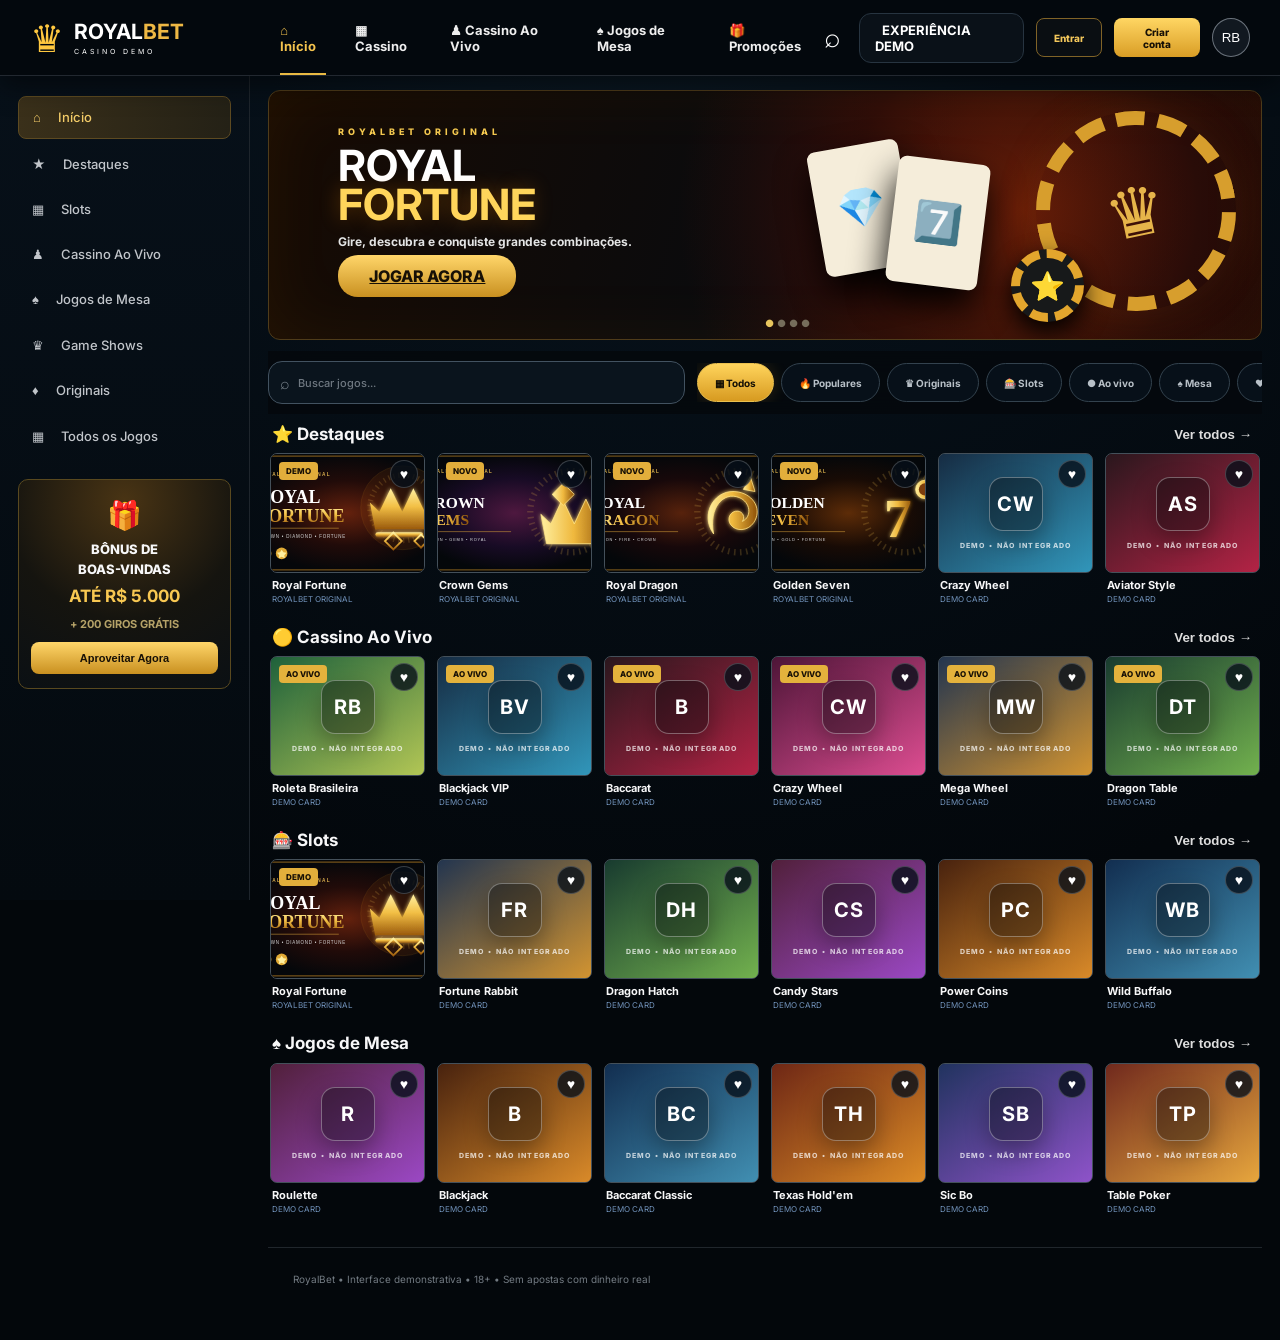
<file: index.html>
<!doctype html><html lang="pt-BR"><head><meta charset="utf-8"><meta name="viewport" content="width=device-width,initial-scale=1"><meta name="theme-color" content="#06090d"><title>RoyalBet — Casino Demo</title><link rel="preconnect" href="https://fonts.googleapis.com"><link rel="preconnect" href="https://fonts.gstatic.com" crossorigin><link href="https://fonts.googleapis.com/css2?family=Inter:wght@400;500;600;700;800;900&display=swap" rel="stylesheet"><link rel="stylesheet" href="assets/css/app.css?v=8"></head><body>
<header class="topbar"><a class="brand" href="#"><span class="crown">♛</span><span><b>ROYAL</b><strong>BET</strong><small>CASINO DEMO</small></span></a><nav><a class="active" href="#">⌂ Início</a><a href="#slots">▦ Cassino</a><a href="#live">♟ Cassino Ao Vivo</a><a href="#mesas">♠ Jogos de Mesa</a><a href="#promos">🎁 Promoções</a></nav><div class="wallet"><button class="search">⌕</button><span><b>EXPERIÊNCIA DEMO</b></span><button class="login-btn" id="openLogin">Entrar</button><button class="signup-btn" id="openSignup">Criar conta</button><button class="avatar" id="profileBtn">RB</button></div></header>
<div class="shell"><aside class="sidebar"><button class="side active">⌂ <span>Início</span></button><button class="side">★ <span>Destaques</span></button><button class="side">▦ <span>Slots</span></button><button class="side">♟ <span>Cassino Ao Vivo</span></button><button class="side">♠ <span>Jogos de Mesa</span></button><button class="side">♛ <span>Game Shows</span></button><button class="side">♦ <span>Originais</span></button><button class="side">▦ <span>Todos os Jogos</span></button><div class="bonus"><div class="gift">🎁</div><small>BÔNUS DE<br>BOAS-VINDAS</small><b>ATÉ R$ 5.000</b><p>+ 200 GIROS GRÁTIS</p><button>Aproveitar Agora</button></div></aside>
<main><section class="hero"><div class="hero-copy"><span>ROYALBET ORIGINAL</span><h1>ROYAL<br><strong>FORTUNE</strong></h1><h3>Gire, descubra e conquiste grandes combinações.</h3><a class="primary" href="royal-fortune.html">JOGAR AGORA</a></div><div class="casino-art"><div class="wheel">♛</div><div class="ace">💎</div><div class="ace red">7️⃣</div><div class="chip">⭐</div></div><div class="dots">● <i>● ● ●</i></div></section>
<section id="promos" class="promo-row"><article class="tournament"><i>🏆</i><b>TORNEIOS<span>DISPUTE E GANHE<br>PRÊMIOS EXCLUSIVOS</span></b><em>›</em></article><article class="cashback"><i>♛</i><b>CASHBACK<span>SEMPRE DE VOLTA<br>PARA VOCÊ</span></b><em>›</em></article><article class="promotion"><i>🎁</i><b>PROMOÇÕES<span>BÔNUS SEMANAIS<br>E GIROS GRÁTIS</span></b><em>›</em></article></section>
<section class="discovery"><div class="filters"><button class="filter active" data-category="all">▦ Todos</button><button class="filter" data-category="featured">🔥 Populares</button><button class="filter" data-category="original">♛ Originais</button><button class="filter" data-category="slots">🎰 Slots</button><button class="filter" data-category="live">● Ao vivo</button><button class="filter" data-category="table">♠ Mesa</button><button class="filter" data-category="favorites">♥ Favoritos</button></div><label class="game-search">⌕<input id="gameSearch" placeholder="Buscar jogos..." autocomplete="off"></label></section><div id="emptyState" class="empty-state">Nenhum jogo encontrado.</div><section class="games game-section" data-section="featured"><div class="section-head"><h2>⭐ Destaques</h2><button>Ver todos →</button></div><div class="grid" id="featured"></div></section>
<section id="live" class="games game-section" data-section="live"><div class="section-head"><h2>🟡 Cassino Ao Vivo</h2><button>Ver todos →</button></div><div class="grid" id="liveGames"></div></section>
<section id="slots" class="games game-section" data-section="slots"><div class="section-head"><h2>🎰 Slots</h2><button>Ver todos →</button></div><div class="grid" id="slotGames"></div></section>
<section id="mesas" class="games game-section" data-section="table"><div class="section-head"><h2>♠ Jogos de Mesa</h2><button>Ver todos →</button></div><div class="grid" id="tableGames"></div></section>
<footer>RoyalBet • Interface demonstrativa • 18+ • Sem apostas com dinheiro real</footer></main></div><div class="auth-modal" id="authModal"><div class="auth-card"><button class="auth-close" id="authClose">×</button><div class="auth-brand">♛ <b>ROYAL<span>BET</span></b></div><small id="authEyebrow">ÁREA DO JOGADOR</small><h2 id="authTitle">Entrar</h2><p id="authIntro">Acesse seu perfil demonstrativo.</p><form id="authForm"><label id="nameField">Nome<input id="authName" type="text" placeholder="Seu nome"></label><label>E-mail<input id="authEmail" type="email" placeholder="voce@email.com" required></label><label>Senha<input id="authPassword" type="password" placeholder="••••••••" minlength="6" required></label><label class="age-check" id="ageField"><input id="authAge" type="checkbox"> Confirmo que tenho 18 anos ou mais</label><button class="auth-submit" type="submit" id="authSubmit">Entrar</button></form><button class="auth-switch" id="authSwitch">Ainda não tenho conta</button><div class="profile-panel" id="profilePanel"><div class="profile-avatar">♛</div><h3 id="profileName">Jogador</h3><p id="profileEmail"></p><div class="profile-stat"><span>Conta</span><b>DEMONSTRATIVA</b></div><button id="logoutBtn">Sair</button></div></div></div>
<div class="modal" id="gameModal"><div class="modal-card"><button class="close">×</button><span>DEMONSTRAÇÃO</span><h2 id="modalTitle">Jogo</h2><p>Interface demonstrativa. Nenhuma aposta ou transação com dinheiro real é realizada.</p><div class="fake-bet"><button>−</button><strong>R$ 10,00</strong><button>+</button></div><button class="primary play">Jogar demonstração</button></div></div><script src="assets/js/app.js?v=9"></script></body></html>
</file>
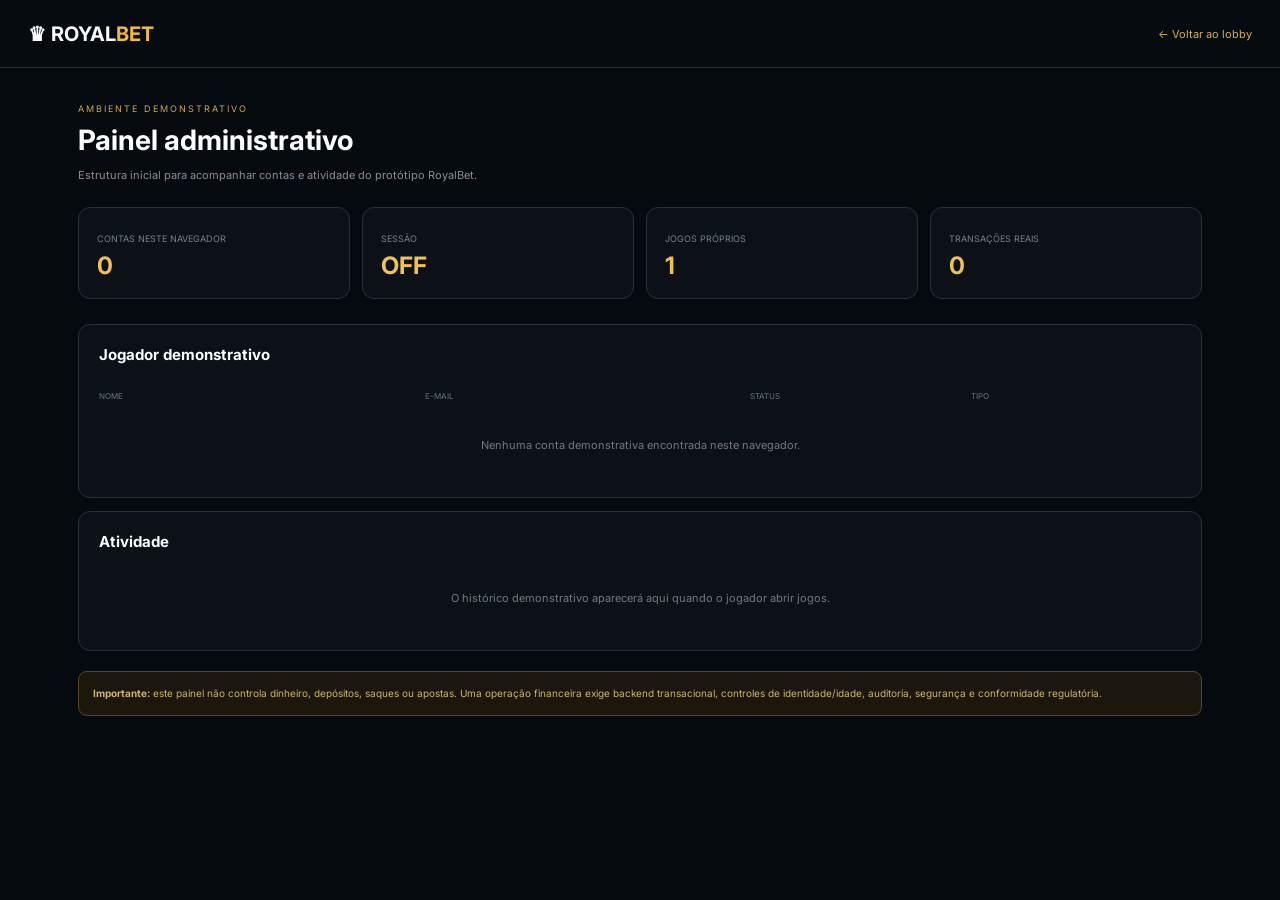
<file: admin.html>
<!doctype html><html lang="pt-BR"><head><meta charset="utf-8"><meta name="viewport" content="width=device-width,initial-scale=1"><title>RoyalBet • Painel Demo</title><link href="https://fonts.googleapis.com/css2?family=Inter:wght@500;700;800;900&display=swap" rel="stylesheet"><style>*{box-sizing:border-box}body{margin:0;background:#050a0f;color:#fff;font-family:Inter,sans-serif}header{height:68px;display:flex;align-items:center;padding:0 28px;border-bottom:1px solid #222d35;background:#060b10}header b{font-size:20px}header b span{color:#efba3f}header a{margin-left:auto;color:#d5ae4d;text-decoration:none;font-size:11px}.wrap{max-width:1180px;margin:auto;padding:28px}.eyebrow{color:#d6a93e;font-size:9px;letter-spacing:2px}.wrap h1{font-size:28px;margin:7px 0}.intro{color:#84909a;font-size:11px}.stats{display:grid;grid-template-columns:repeat(4,1fr);gap:12px;margin:25px 0}.stat,.panel{border:1px solid #26313a;background:#0b1117;border-radius:12px}.stat{padding:18px}.stat span{font-size:9px;color:#77838d}.stat b{display:block;font-size:24px;color:#efc253;margin-top:5px}.panel{padding:20px;margin-top:13px}.panel h2{font-size:15px;margin:0 0 15px}.row{display:grid;grid-template-columns:1.5fr 1.5fr 1fr 1fr;gap:10px;padding:12px 0;border-top:1px solid #202931;font-size:10px;color:#aeb6bd}.row.head{color:#697681;font-size:8px;border:0}.badge{color:#e6bd54}.empty{color:#6f7a83;font-size:11px;padding:25px 0;text-align:center}.note{margin-top:20px;padding:14px;border:1px solid #59471e;background:#1c170d;border-radius:9px;color:#cbb470;font-size:10px;line-height:1.5}@media(max-width:700px){.stats{grid-template-columns:repeat(2,1fr)}.row{grid-template-columns:1fr 1fr}.row>*:nth-child(n+3){display:none}}</style></head><body><header><b>♛ ROYAL<span>BET</span></b><a href="index.html">← Voltar ao lobby</a></header><main class="wrap"><span class="eyebrow">AMBIENTE DEMONSTRATIVO</span><h1>Painel administrativo</h1><p class="intro">Estrutura inicial para acompanhar contas e atividade do protótipo RoyalBet.</p><section class="stats"><div class="stat"><span>CONTAS NESTE NAVEGADOR</span><b id="players">0</b></div><div class="stat"><span>SESSÃO</span><b id="session">OFF</b></div><div class="stat"><span>JOGOS PRÓPRIOS</span><b>1</b></div><div class="stat"><span>TRANSAÇÕES REAIS</span><b>0</b></div></section><section class="panel"><h2>Jogador demonstrativo</h2><div class="row head"><span>NOME</span><span>E-MAIL</span><span>STATUS</span><span>TIPO</span></div><div id="playerRow" class="empty">Nenhuma conta demonstrativa encontrada neste navegador.</div></section><section class="panel"><h2>Atividade</h2><div id="activity" class="empty">O histórico demonstrativo aparecerá aqui quando o jogador abrir jogos.</div></section><div class="note"><b>Importante:</b> este painel não controla dinheiro, depósitos, saques ou apostas. Uma operação financeira exige backend transacional, controles de identidade/idade, auditoria, segurança e conformidade regulatória.</div></main><script>const p=JSON.parse(localStorage.getItem("royalbet-player")||"null");document.getElementById("players").textContent=p?1:0;document.getElementById("session").textContent=p?"ON":"OFF";if(p)document.getElementById("playerRow").outerHTML='<div class="row"><span>'+p.name+'</span><span>'+p.email+'</span><span class="badge">ATIVA</span><span>DEMO</span></div>';const a=JSON.parse(localStorage.getItem("royalbet-activity")||"[]");if(a.length)document.getElementById("activity").innerHTML=a.slice().reverse().map(x=>'<div class="row"><span>'+x.game+'</span><span>'+new Date(x.at).toLocaleString("pt-BR")+'</span><span class="badge">ABERTURA</span><span>DEMO</span></div>').join("")</script></body></html>
</file>
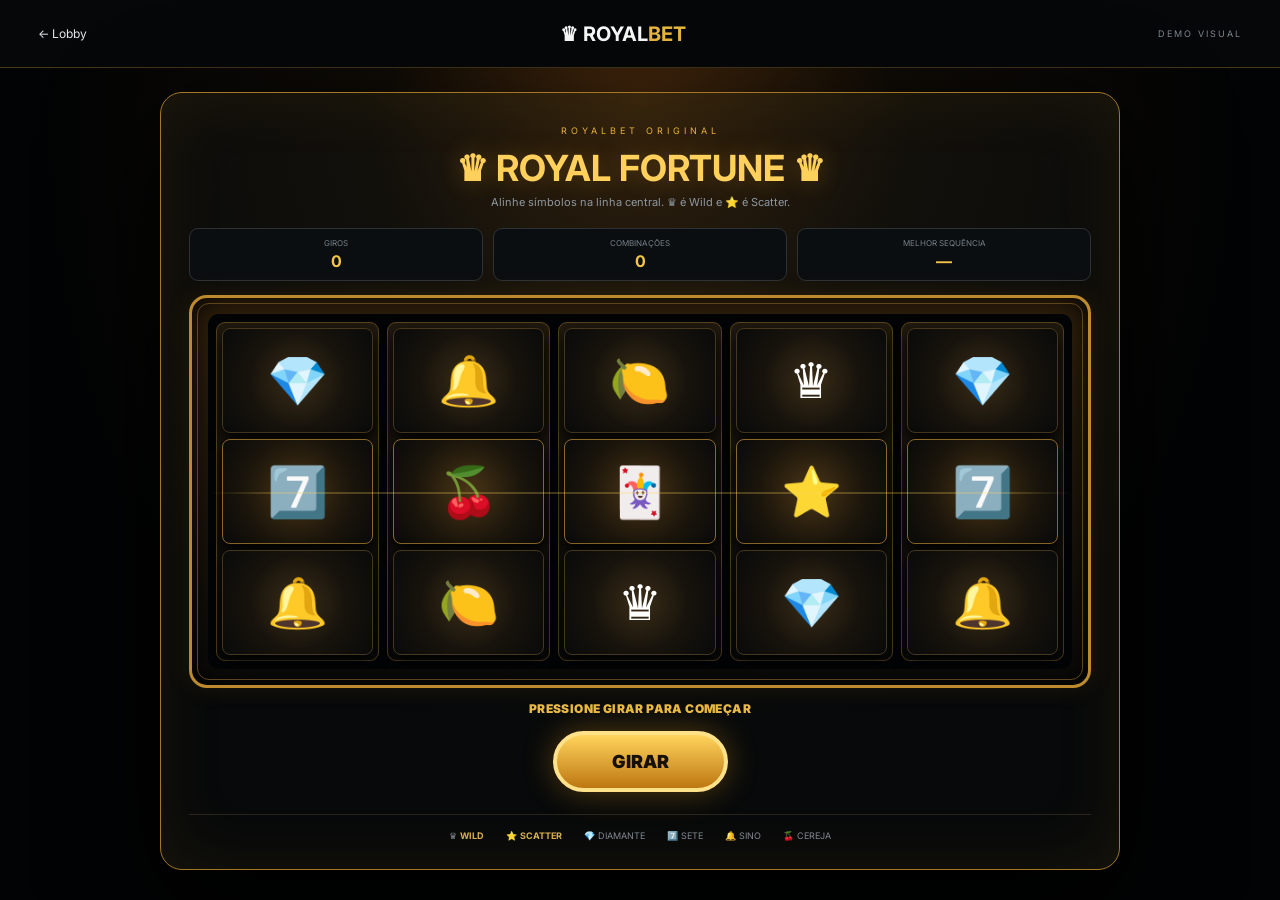
<file: royal-fortune.html>
<!doctype html><html lang="pt-BR"><head><meta charset="utf-8"><meta name="viewport" content="width=device-width,initial-scale=1"><meta name="theme-color" content="#050505"><title>Royal Fortune • RoyalBet Demo</title><link href="https://fonts.googleapis.com/css2?family=Inter:wght@500;700;800;900&display=swap" rel="stylesheet"><link rel="stylesheet" href="assets/css/royal-fortune.css?v=3"></head><body><header><a href="index.html">← Lobby</a><b>♛ ROYAL<span>BET</span></b><em>DEMO VISUAL</em></header><main><section class="machine"><div class="title"><small>ROYALBET ORIGINAL</small><h1>♛ ROYAL FORTUNE ♛</h1><p>Alinhe símbolos na linha central. ♛ é Wild e ⭐ é Scatter.</p></div><div class="score"><span>GIROS<b id="spins">0</b></span><span>COMBINAÇÕES<b id="wins">0</b></span><span>MELHOR SEQUÊNCIA<b id="best">—</b></span></div><div class="cabinet"><div class="lights"></div><div class="reels" id="reels" aria-label="Cinco rolos com três símbolos cada"></div><div class="payline"></div></div><div class="message" id="message">PRESSIONE GIRAR PARA COMEÇAR</div><button class="spin" id="spin">GIRAR</button><div class="legend"><span>♛ <b>WILD</b></span><span>⭐ <b>SCATTER</b></span><span>💎 DIAMANTE</span><span>7️⃣ SETE</span><span>🔔 SINO</span><span>🍒 CEREJA</span></div></section></main><script src="assets/js/royal-fortune.js?v=3"></script></body></html>
</file>
<file: assets/css/app.css>
:root{--bg:#05090d;--panel:#0b1016;--line:#202832;--text:#f7f7f8;--muted:#9299a3;--gold:#f5c24c}*{box-sizing:border-box}html{scroll-behavior:smooth}body{margin:0;background:#05090d;color:var(--text);font-family:Inter,sans-serif}.topbar{height:76px;position:sticky;top:0;z-index:30;display:flex;align-items:center;padding:0 30px;background:#070b0f;border-bottom:1px solid #222830}.brand{display:flex;align-items:center;width:255px;color:white;text-decoration:none;line-height:1}.brand .crown{font-size:38px;color:#f6c64d;margin-right:10px}.brand b,.brand strong{font-size:21px}.brand strong{color:#eeb844}.brand small{display:block;font-size:7px;letter-spacing:3px;margin-top:6px}.topbar nav{height:100%;display:flex;align-items:center;gap:29px}.topbar nav a{height:100%;display:grid;place-items:center;color:#eee;text-decoration:none;font-size:13px;font-weight:700;position:relative}.topbar nav a.active{color:#f5c44e}.topbar nav a.active:after{content:"";height:2px;background:#e9ba43;position:absolute;bottom:0;left:0;right:0}.wallet{margin-left:auto;display:flex;align-items:center;gap:12px}.wallet span{border:1px solid #282e35;border-radius:12px;padding:8px 15px;font-size:9px;color:#9da3ab}.wallet b{font-size:13px;color:#fff;margin-left:7px}.deposit,.primary,.bonus button{border:0;border-radius:8px;background:linear-gradient(180deg,#ffd66a,#c99020);font-weight:800;color:#171006;cursor:pointer}.deposit{padding:12px 22px}.avatar{width:39px;height:39px;border-radius:50%;border:1px solid #69717a;background:#111820;color:#fff}.search{border:0;background:none;color:#fff;font-size:28px}.shell{display:grid;grid-template-columns:250px minmax(0,1fr)}.sidebar{position:sticky;top:76px;height:calc(100vh - 76px);padding:20px 18px;background:#070b0f;border-right:1px solid #1e252c;display:flex;flex-direction:column;gap:5px}.side{border:0;background:transparent;color:#c1c5ca;border-radius:8px;padding:12px 14px;text-align:left;font:500 13px Inter;cursor:pointer}.side span{margin-left:14px}.side.active,.side:hover{background:#191d20;color:#f3cc68}.bonus{margin-top:18px;text-align:center;padding:18px 12px 14px;border:1px solid #38352a;border-radius:10px;background:radial-gradient(circle at 50% 15%,#3a321c,#151614 55%,#0e1113)}.gift{font-size:28px;margin-bottom:6px}.bonus small{font-size:13px;font-weight:800}.bonus b{display:block;color:#f8c852;font-size:22px;margin:8px 0}.bonus p{font-size:11px;font-weight:700;color:#f1d079}.bonus button{width:100%;padding:10px;font-size:11px}main{min-width:0;padding:0 18px 30px}.hero{height:310px;margin-top:14px;border-radius:12px;overflow:hidden;position:relative;background:radial-gradient(circle at 74% 50%,#6b3b13 0,#311a09 25%,transparent 45%),linear-gradient(100deg,#11100b,#090a0a 50%,#1c0f07);border:1px solid #302a1d}.hero:after{content:"";position:absolute;inset:0;background:linear-gradient(90deg,transparent 55%,#0002)}.hero-copy{position:relative;z-index:3;padding:33px 0 0 7%;color:#e4b33c}.hero-copy>span{font-size:27px;font-weight:800}.hero h1{font-size:44px;margin:0;color:#f1c24c;line-height:1}.hero h2{margin:7px 0 0;font-size:27px}.hero h2 strong{font-size:52px;color:#ffe28a}.hero h3{font-size:20px;margin:0 0 15px;color:#f4d169}.primary{padding:12px 27px}.casino-art{position:absolute;z-index:2;right:4%;top:0;width:48%;height:100%}.wheel{position:absolute;right:1%;top:24px;width:245px;height:245px;border:20px dashed #d79e2d;border-radius:50%;display:grid;place-items:center;color:#e6b54a;font-size:105px;transform:rotate(-12deg);box-shadow:0 0 45px #b2641822}.ace{position:absolute;left:16%;top:68px;background:#f5edda;color:#161616;width:108px;height:155px;border-radius:8px;font:700 48px Georgia;padding:13px;transform:rotate(-10deg);box-shadow:0 18px 35px #000}.ace.red{left:31%;top:88px;color:#a61f22;transform:rotate(7deg)}.chip{position:absolute;right:31%;bottom:17px;width:88px;height:88px;border-radius:50%;background:#17191a;border:12px dashed #e3a62d;display:grid;place-items:center;color:#e9bb45;font-size:28px;box-shadow:0 10px 25px #000}.dots{position:absolute;z-index:4;bottom:10px;left:50%;color:#e8c65e;font-size:10px}.dots i{font-style:normal;color:#756d5b}.promo-row{display:grid;grid-template-columns:repeat(3,1fr);gap:12px;margin:13px 0}.promo-row article{height:79px;border-radius:9px;display:flex;align-items:center;padding:0 24px;border:1px solid;position:relative}.promo-row i{font-style:normal;font-size:30px;margin-right:18px}.promo-row b{font-size:14px}.promo-row span{display:block;font-size:11px;margin-top:3px}.promo-row em{position:absolute;right:20px;font-size:30px;font-style:normal}.tournament{background:linear-gradient(100deg,#06321f,#06261c);border-color:#087747!important}.tournament span{color:#25e9a1}.cashback{background:linear-gradient(100deg,#172b67,#151647);border-color:#3048a5!important}.cashback span{color:#9aa8ff}.promotion{background:linear-gradient(100deg,#59120f,#310c0d);border-color:#9d2b25!important}.promotion span{color:#ff7c70}.games{padding:9px 2px 13px}.section-head{display:flex;align-items:center;justify-content:space-between;margin:0 2px 13px}.section-head h2{font-size:18px;margin:0}.section-head button{border:0;background:none;color:#ddd;font-weight:600;cursor:pointer}.grid{display:grid;grid-template-columns:repeat(6,minmax(115px,1fr));gap:11px}.poster{height:150px;border-radius:9px;position:relative;overflow:hidden;border:1px solid #2c343a;background:radial-gradient(circle at 50% 20%,#ffffff25,transparent 36%),linear-gradient(145deg,var(--a),var(--b));display:grid;place-items:center;transition:.2s}.game{cursor:pointer;min-width:0}.game:hover .poster{transform:translateY(-4px);border-color:#d5a637;box-shadow:0 12px 28px #000}.poster:after{content:"PLAY";opacity:0;position:absolute;inset:auto 12px 12px;background:#e7b13d;color:#17100a;text-align:center;padding:7px;border-radius:6px;font-size:9px;font-weight:900;transition:.2s}.game:hover .poster:after{opacity:1}.symbol{font-size:56px;filter:drop-shadow(0 7px 10px #000)}.tag{position:absolute;z-index:2;left:8px;top:8px;background:#e93f45;padding:4px 7px;border-radius:4px;font-size:8px;font-weight:800}.game h3{font-size:12px;margin:7px 2px 2px}.game p{font-size:9px;color:#7d8790;margin:0 2px}footer{margin-top:20px;border-top:1px solid #20262c;padding:25px;color:#737b83;font-size:10px}.modal{display:none;position:fixed;inset:0;background:#000d;z-index:60;place-items:center}.modal.open{display:grid}.modal-card{width:min(420px,90vw);padding:34px;background:#11161b;border:1px solid #353c42;border-radius:14px;text-align:center;position:relative}.close{position:absolute;right:15px;top:10px;border:0;background:none;color:white;font-size:26px}.modal-card>span{color:#e5b542;font-size:9px;letter-spacing:2px}.modal-card p{color:#999;font-size:12px}.fake-bet{display:flex;justify-content:center;gap:20px;align-items:center;margin:25px}.fake-bet button{border:1px solid #444;background:#222;color:white;border-radius:50%;width:34px;height:34px}.play{width:100%}@media(max-width:1150px){.topbar nav a:nth-last-child(-n+2){display:none}.grid{grid-template-columns:repeat(4,1fr)}}@media(max-width:850px){.shell{grid-template-columns:70px 1fr}.sidebar{padding:15px 8px}.side span,.bonus{display:none}.side{text-align:center;font-size:18px}.brand{width:190px}.topbar nav{display:none}.wallet span,.search{display:none}.casino-art{opacity:.45}.grid{grid-template-columns:repeat(3,1fr)}}@media(max-width:600px){.topbar{height:62px;padding:0 12px}.brand{width:auto}.brand small{display:none}.brand b,.brand strong{font-size:16px}.brand .crown{font-size:27px}.deposit{padding:9px 11px}.avatar{display:none}.shell{display:block}.sidebar{position:fixed;z-index:40;top:auto;bottom:0;left:0;right:0;width:auto;height:62px;display:grid;grid-template-columns:repeat(5,1fr);padding:5px;background:#080c10;border-top:1px solid #272d33}.sidebar .side:nth-child(n+6),.bonus{display:none}main{padding:0 10px 75px}.hero{height:335px}.hero-copy{padding:35px 20px}.hero-copy>span{font-size:19px}.hero h1{font-size:34px}.hero h2{font-size:20px}.hero h2 strong{font-size:38px}.hero h3{font-size:16px}.casino-art{right:-95px;width:80%}.promo-row{grid-template-columns:1fr}.promo-row article{height:65px}.grid{grid-template-columns:repeat(2,1fr)}.poster{height:145px}}.discovery{position:sticky;top:76px;z-index:20;display:flex;align-items:center;gap:12px;padding:10px 0;background:#05090ded;backdrop-filter:blur(12px)}.filters{display:flex;gap:7px;overflow-x:auto;flex:1;scrollbar-width:none}.filters::-webkit-scrollbar{display:none}.filter{white-space:nowrap;border:1px solid #29323a;background:#0d1319;color:#b8c0c7;border-radius:8px;padding:9px 13px;font:700 10px Inter;cursor:pointer}.filter:hover,.filter.active{background:#d9a531;border-color:#eac04f;color:#130e05}.game-search{width:220px;height:36px;flex:0 0 220px;border:1px solid #303944;background:#0c1116;border-radius:8px;display:flex;align-items:center;padding:0 11px;color:#77818a}.game-search input{width:100%;border:0;outline:0;background:transparent;color:#fff;padding-left:8px;font:500 11px Inter}.game-search input::placeholder{color:#6f7881}.fav{position:absolute;z-index:5;right:7px;top:7px;width:28px;height:28px;border-radius:50%;border:1px solid #ffffff33;background:#07090aaa;color:#fff;font-size:14px;cursor:pointer}.fav.on{color:#ffd35b;border-color:#ffd35b;background:#2b210d}.game{position:relative}.game.hidden,.game-section.hidden{display:none}.empty-state{display:none;text-align:center;padding:42px;color:#7f8992;font-size:12px}.empty-state.show{display:block}@media(max-width:600px){.discovery{top:62px;display:block}.filters{padding-bottom:8px}.game-search{width:100%;height:39px}.empty-state{padding:30px}}
/* RoyalBet premium visual v5 */
body{background:radial-gradient(circle at 50% -15%,#10202c 0,#061019 28%,#03070b 70%)}.topbar{background:#03080d;box-shadow:0 8px 28px #0008}.brand .crown{color:#ffc83f}.wallet span{background:#0a1118;border-color:#273440}.deposit{background:linear-gradient(180deg,#ffd76b,#d69b22);box-shadow:0 0 18px #d99d2530}.sidebar{background:linear-gradient(180deg,#071019,#040a0f)}.side.active{background:linear-gradient(90deg,#3a301a,#242116);border:1px solid #5d4a21}.hero{height:250px;border-color:#4f3c1a;background:radial-gradient(circle at 76% 48%,#6e1f08 0,#2e0d09 23%,transparent 45%),linear-gradient(105deg,#170b03,#090b0e 52%,#1e0805);box-shadow:inset 0 0 70px #ff990010}.hero-copy{padding-top:28px}.hero-copy>span{font-size:9px;letter-spacing:4px;color:#f4c84f}.hero h1{margin:7px 0 10px;font-size:43px;line-height:.9;color:#fff}.hero h1 strong{color:#ffd55b;text-shadow:0 0 20px #ff8a004f}.hero h3{max-width:360px;color:#e4e5e5;font-size:12px;line-height:1.45}.hero .primary{padding:11px 31px;border-radius:20px}.casino-art{right:2%;width:51%}.wheel{width:200px;height:200px;top:20px;font-size:68px;border-width:14px}.ace{top:54px;width:92px;height:126px;font-size:39px;display:grid;place-items:center;padding:0}.ace.red{top:69px}.chip{width:73px;height:73px;border-width:9px}.promo-row{display:none}.discovery{margin-top:11px}.game-search{order:-1;width:42%;flex:0 0 42%;height:43px;border-radius:14px;background:#0a141d;border-color:#425260}.filters{justify-content:flex-start}.filter{height:39px;border-radius:20px;padding:0 17px;background:#071019;border-color:#33424e}.filter.active{background:linear-gradient(#ffd45c,#d79a20);box-shadow:0 0 16px #d79a2033}.games{padding-top:10px}.section-head{margin-bottom:9px}.section-head h2{font-size:17px}.grid{grid-template-columns:repeat(6,minmax(120px,1fr));gap:12px}.poster{height:120px;border-radius:7px;border-color:#44505a;background:radial-gradient(circle at 50% 20%,#ffffff38,transparent 36%),linear-gradient(145deg,var(--a),var(--b));box-shadow:inset 0 0 30px #0004}.symbol{font-size:50px}.game h3{font-size:11px;margin-top:5px}.game p{font-size:8px;color:#7192ba}.fav{background:#071019cc}.tag{background:#e4b23c;color:#171006}.poster:after{content:"JOGAR";border-radius:18px}.bonus{border-color:#59491f;background:radial-gradient(circle at 50% 10%,#493414,#15140f 55%,#0b1014)}.bonus b{font-size:17px}.bonus p{color:#b5a268}@media(max-width:1150px){.grid{grid-template-columns:repeat(4,1fr)}}@media(max-width:600px){.hero{height:300px}.hero h1{font-size:34px}.discovery{display:flex;flex-direction:column}.game-search{order:0;width:100%;flex-basis:auto}.filters{width:100%}.grid{grid-template-columns:repeat(2,1fr)}.poster{height:130px}}
.login-btn,.signup-btn{height:39px;border-radius:8px;padding:0 17px;font:800 10px Inter;cursor:pointer}.login-btn{border:1px solid #806327;background:#0a0e12;color:#f3c75b}.signup-btn{border:0;background:linear-gradient(#ffd663,#d99d25);color:#171006}.auth-modal{display:none;position:fixed;inset:0;z-index:100;background:#000d;place-items:center;padding:18px}.auth-modal.open{display:grid}.auth-card{width:min(430px,100%);position:relative;padding:32px;background:radial-gradient(circle at 50% 0,#2d2411,#10161c 38%,#090d11);border:1px solid #6d5423;border-radius:18px;box-shadow:0 30px 90px #000;text-align:left}.auth-close{position:absolute;right:15px;top:11px;border:0;background:none;color:#fff;font-size:27px;cursor:pointer}.auth-brand{text-align:center;color:#f3c34e;font-size:28px;margin-bottom:20px}.auth-brand b{font-size:18px;color:#fff}.auth-brand span{color:#efb93e}.auth-card>small{display:block;color:#b18d3e;font-size:8px;letter-spacing:2px}.auth-card h2{font-size:26px;margin:5px 0}.auth-card>p{color:#89939c;font-size:11px;margin:0 0 20px}.auth-card label{display:block;color:#aeb5bb;font-size:9px;font-weight:700;margin:11px 0}.auth-card label input:not([type=checkbox]){display:block;width:100%;height:44px;margin-top:6px;border:1px solid #303b44;border-radius:9px;background:#0a1015;color:#fff;padding:0 13px;outline:0}.auth-card label input:focus{border-color:#b88b31}.age-check{display:flex!important;align-items:center;gap:7px}.auth-submit{width:100%;height:44px;border:0;border-radius:9px;background:linear-gradient(#ffd65f,#d39722);color:#171006;font:900 11px Inter;cursor:pointer}.auth-switch{display:block;margin:13px auto 0;border:0;background:none;color:#d4ae50;font:700 9px Inter;cursor:pointer}.profile-panel{display:none;text-align:center}.profile-panel.show{display:block}.profile-avatar{width:70px;height:70px;margin:5px auto 12px;border:2px solid #d6a53c;border-radius:50%;display:grid;place-items:center;background:#1f190d;color:#f4c44c;font-size:30px}.profile-panel h3{margin:0;font-size:20px}.profile-panel p{color:#818b94;font-size:10px}.profile-stat{margin:20px 0;padding:13px;border:1px solid #2c353d;border-radius:9px;background:#0b1015;display:flex;justify-content:space-between;font-size:9px;color:#87919a}.profile-stat b{color:#e9bb4b}.profile-panel button{width:100%;height:40px;border:1px solid #4b3333;border-radius:8px;background:#1c0d0d;color:#e7a3a3;font-weight:800}.auth-card.profile-mode form,.auth-card.profile-mode .auth-switch,.auth-card.profile-mode>small,.auth-card.profile-mode>h2,.auth-card.profile-mode>p{display:none}@media(max-width:600px){.signup-btn{display:none}.login-btn{padding:0 12px}.auth-card{padding:27px 20px}}
.cover-art{width:100%;height:100%;display:block;object-fit:cover}.poster.has-cover{background:#07090b}.placeholder-art{width:100%;height:100%;display:flex;flex-direction:column;align-items:center;justify-content:center;background:linear-gradient(145deg,var(--a),var(--b));text-align:center}.placeholder-art b{width:54px;height:54px;border:1px solid #ffffff55;border-radius:14px;display:grid;place-items:center;background:#05080a66;color:#fff;font-size:20px;letter-spacing:1px;box-shadow:0 10px 25px #0005}.placeholder-art small{margin-top:10px;color:#ffffffb5;font-size:7px;letter-spacing:1.3px;font-weight:800}.has-cover .tag{background:#e2ae3b;color:#160f05}.has-cover:after{z-index:4}.cover-art+.symbol{display:none}
</file>
<file: assets/css/royal-fortune.css>
*{box-sizing:border-box}body{margin:0;min-height:100vh;background:radial-gradient(ellipse at 50% 15%,#4b2b0d 0,#100c06 28%,#020304 67%);color:#fff;font-family:Inter,sans-serif}header{height:68px;display:flex;align-items:center;padding:0 3vw;background:#050709;border-bottom:1px solid #47351a}header a{color:#e4e6e8;text-decoration:none;font-size:12px}header b{margin:auto;font-size:20px}header b span{color:#efbb3f}header em{font-style:normal;color:#7e8790;font-size:9px;letter-spacing:2px}main{display:grid;place-items:center;padding:24px}.machine{width:min(960px,100%);text-align:center;padding:25px 28px 28px;border:1px solid #a47727;border-radius:22px;background:radial-gradient(circle at 50% 0,#33220d,#12100b 30%,#07090a 72%);box-shadow:0 35px 110px #000,inset 0 0 70px #ca8b1718}.title small{font-size:9px;letter-spacing:4px;color:#e9b23b}.title h1{margin:8px 0 5px;color:#ffd15c;font-size:36px;text-shadow:0 0 25px #e69d284f}.title p{margin:0;color:#8f979f;font-size:11px}.score{display:grid;grid-template-columns:repeat(3,1fr);gap:10px;margin:19px 0 14px}.score span{padding:9px;border:1px solid #2d3235;border-radius:9px;background:#0b0e10;color:#75808a;font-size:8px}.score b{display:block;margin-top:3px;color:#f4c44c;font-size:16px}.cabinet{position:relative;padding:16px;border:3px solid #bd8a2d;border-radius:18px;background:linear-gradient(#34230d,#0b0b09);box-shadow:inset 0 0 35px #000,0 0 25px #b6771522}.lights{position:absolute;inset:5px;border:1px solid #5f451e;border-radius:12px;pointer-events:none}.reels{position:relative;z-index:2;display:grid;grid-template-columns:repeat(5,1fr);gap:8px;background:#030405;padding:8px;border-radius:11px;overflow:hidden}.reel{display:grid;grid-template-rows:repeat(3,105px);gap:6px;padding:5px;border-radius:9px;background:linear-gradient(#211a0f,#090a0a);border:1px solid #5c451f}.cell{display:grid;place-items:center;border-radius:8px;border:1px solid #46371f;background:radial-gradient(circle,#3b2d17 0,#17130c 53%,#090a0a 100%);font-size:49px;filter:drop-shadow(0 6px 8px #000);transition:.16s}.cell:nth-child(2){border-color:#8b6828;background:radial-gradient(circle,#4a3516,#1b150b 58%,#090a0a)}.payline{position:absolute;z-index:3;left:17px;right:17px;top:50%;height:2px;background:linear-gradient(90deg,transparent,#ffd45a 8%,#ffd45a 92%,transparent);opacity:.25;pointer-events:none}.reels.spinning .cell{filter:blur(5px);transform:translateY(7px) scale(.93)}.cell.match{outline:3px solid #ffd357;background:radial-gradient(circle,#725014,#2d1e08);animation:win .45s infinite alternate}@keyframes win{to{transform:scale(1.055);box-shadow:0 0 28px #ffc53e}}.message{height:43px;padding:13px 0 8px;color:#e9ba45;font-size:12px;font-weight:900;letter-spacing:.4px}.spin{width:175px;height:61px;border-radius:40px;border:4px solid #ffe18a;background:linear-gradient(#ffd45c,#bd7711);box-shadow:0 0 32px #efa21b55;color:#171006;font:900 18px Inter;cursor:pointer}.spin:hover{transform:translateY(-1px);filter:brightness(1.08)}.spin:disabled{opacity:.55;cursor:default}.legend{display:flex;justify-content:center;flex-wrap:wrap;gap:22px;margin-top:22px;padding-top:15px;border-top:1px solid #29251d;color:#818a92;font-size:9px}.legend b{color:#d8b04d}@media(max-width:650px){header em{display:none}header b{font-size:16px}main{padding:10px}.machine{padding:16px 10px}.title h1{font-size:25px}.score{gap:5px}.score b{font-size:12px}.cabinet{padding:8px}.reels{gap:3px;padding:4px}.reel{gap:3px;padding:3px;grid-template-rows:repeat(3,73px)}.cell{font-size:33px}.legend{gap:9px}.spin{width:100%}}
</file>
